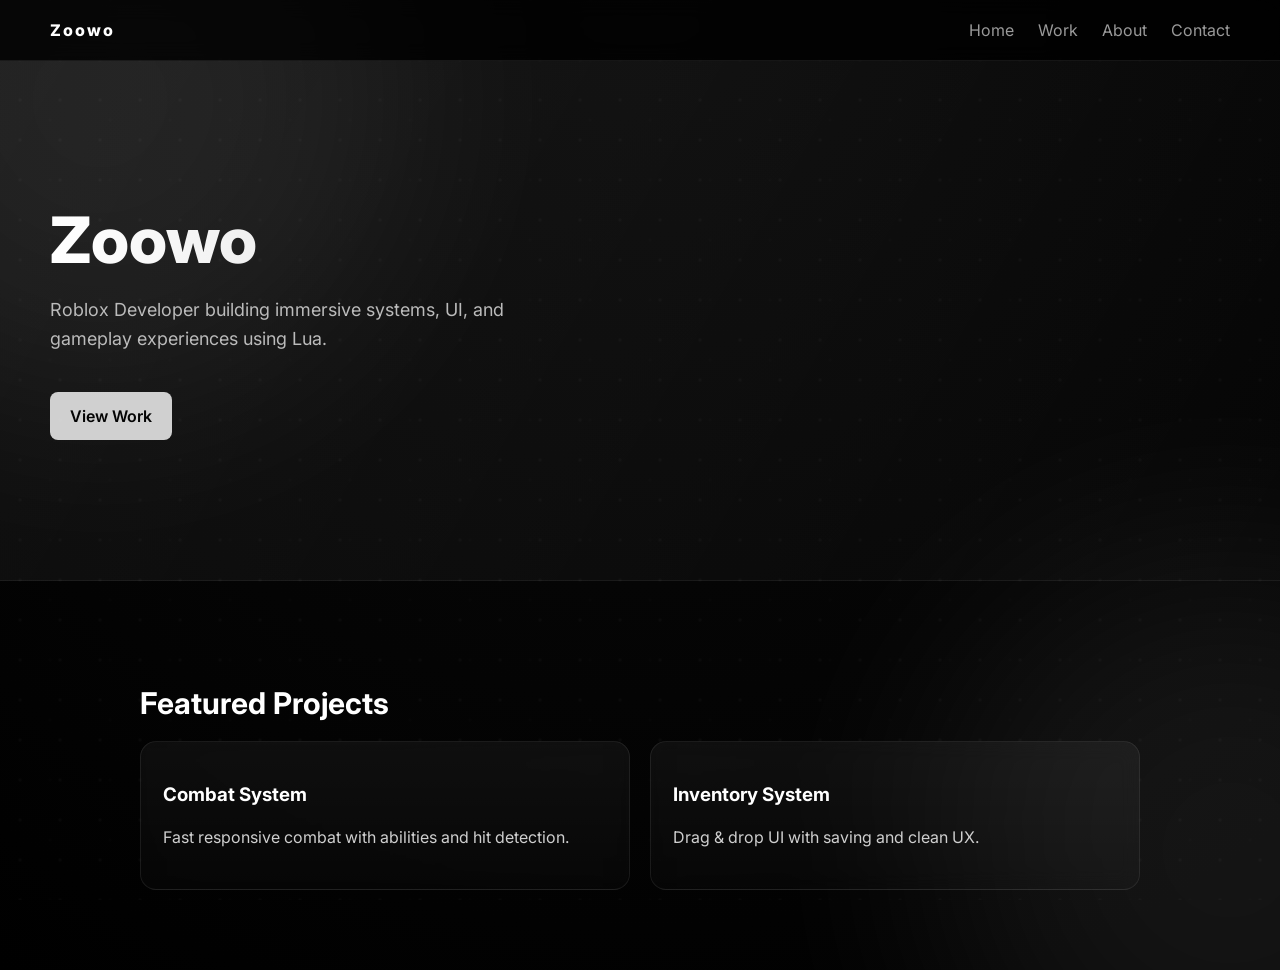
<file: index.html>
<!DOCTYPE html>
<html lang="en">
<head>
  <meta charset="UTF-8">
  <title>Zoowo | Roblox Developer</title>
  <link rel="stylesheet" href="style.css">
</head>

<script>
  const observer = new IntersectionObserver((entries) => {
    entries.forEach(entry => {
      if (entry.isIntersecting) {
        entry.target.classList.add("show");
      }
    });
  });

  document.querySelectorAll(".card, .section, .hero").forEach(el => {
    el.classList.add("hidden");
    observer.observe(el);
  });
</script>

<body>
  <div class="snow"></div>
  <div class="bg-glow glow1"></div>
  <div class="bg-glow glow2"></div>

<nav>
  <div class="logo">Zoowo</div>
  <div class="links">
    <a href="index.html">Home</a>
    <a href="work.html">Work</a>
    <a href="about.html">About</a>
    <a href="contact.html">Contact</a>
  </div>
</nav>

<header class="hero">
  <h1>Zoowo</h1>
  <p>Roblox Developer building immersive systems, UI, and gameplay experiences using Lua.</p>
  <a class="btn" href="work.html">View Work</a>
</header>

<section class="section">
  <h2>Featured Projects</h2>

  <div class="grid">
    <div class="card">
      <h3>Combat System</h3>
      <p>Fast responsive combat with abilities and hit detection.</p>
    </div>

    <div class="card">
      <h3>Inventory System</h3>
      <p>Drag & drop UI with saving and clean UX.</p>
    </div>
  </div>
</section>

</body>
</html>
</file>
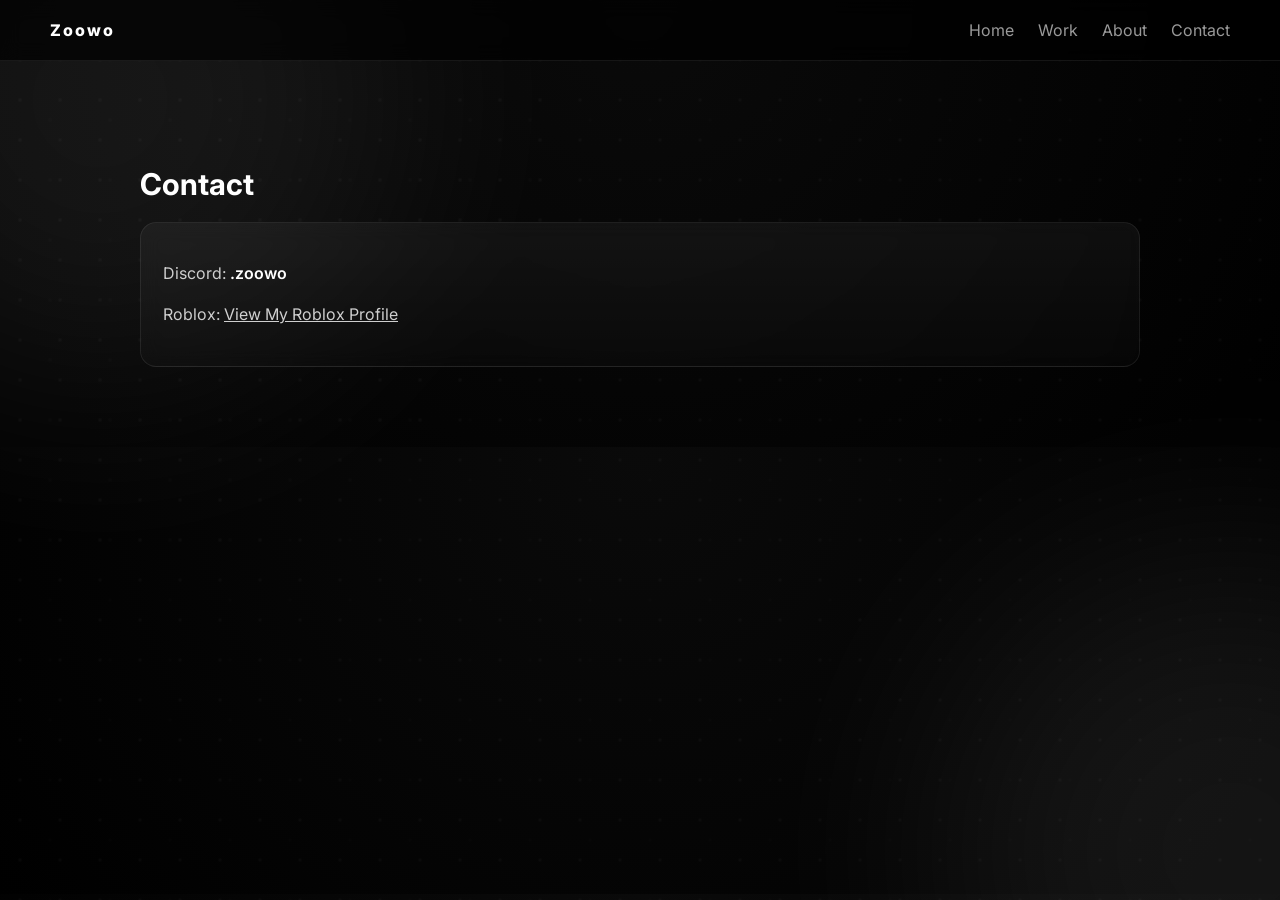
<file: contact.html>
<!DOCTYPE html>
<html lang="en">
<head>
  <meta charset="UTF-8">
  <title>Contact | Zoowo</title>
  <link rel="stylesheet" href="style.css">
</head>

<script>
  const observer = new IntersectionObserver((entries) => {
    entries.forEach(entry => {
      if (entry.isIntersecting) {
        entry.target.classList.add("show");
      }
    });
  });

  document.querySelectorAll(".card, .section, .hero").forEach(el => {
    el.classList.add("hidden");
    observer.observe(el);
  });
</script>

<body>
  <div class="snow"></div>
  <div class="bg-glow glow1"></div>
  <div class="bg-glow glow2"></div>

<nav>
  <div class="logo">Zoowo</div>
  <div class="links">
    <a href="index.html">Home</a>
    <a href="work.html">Work</a>
    <a href="about.html">About</a>
    <a href="contact.html">Contact</a>
  </div>
</nav>

<section class="section">
  <h2>Contact</h2>

  <div class="card">

    <p>
      Discord:
      <span class="highlight">.zoowo</span>
    </p>

    <p>
      Roblox:
      <a href="https://www.roblox.com/users/1539190503/profile" target="_blank">
        View My Roblox Profile
      </a>
    </p>

  </div>
</section>

</body>
</html>
</file>
<file: style.css>
@import url('https://fonts.googleapis.com/css2?family=Inter:wght@300;400;600;800&display=swap');

body {
  margin: 0;
  font-family: "Inter", sans-serif;
  background: radial-gradient(circle at top, #0a0a0a, #000);
  color: #fff;
}

/* NAV */
nav {
  display: flex;
  justify-content: space-between;
  padding: 20px 50px;
  position: sticky;
  top: 0;
  background: rgba(0,0,0,0.7);
  backdrop-filter: blur(10px);
  border-bottom: 1px solid rgba(255,255,255,0.08);
}

.logo {
  font-weight: 800;
  letter-spacing: 2px;
}

.links a {
  color: #fff;
  margin-left: 20px;
  text-decoration: none;
  opacity: 0.6;
}

.links a:hover {
  opacity: 1;
}

/* HERO BANNER */
.hero {
  padding: 140px 50px;
  background: linear-gradient(120deg, rgba(255,255,255,0.06), rgba(255,255,255,0.01));
  border-bottom: 1px solid rgba(255,255,255,0.05);
}

.hero h1 {
  font-size: 64px;
  margin: 0;
  font-weight: 800;
  background: linear-gradient(90deg, #fff, #aaa);
  background-clip: text;
  -webkit-background-clip: text;
  color: transparent;
}

.hero p {
  color: #bbb;
  max-width: 520px;
  font-size: 18px;
}

/* BUTTON */
.btn {
  display: inline-block;
  margin-top: 20px;
  padding: 14px 20px;
  background: #fff;
  color: #000;
  font-weight: 600;
  text-decoration: none;
  border-radius: 8px;
}

/* SECTIONS */
.section {
  padding: 80px 50px;
  max-width: 1000px;
  margin: auto;
}

h2 {
  font-size: 30px;
  margin-bottom: 20px;
}

/* GRID */
.grid {
  display: grid;
  grid-template-columns: repeat(auto-fit, minmax(260px, 1fr));
  gap: 20px;
}

/* CARDS */
.card {
  background: linear-gradient(
    180deg,
    rgba(255,255,255,0.05),
    rgba(255,255,255,0.02)
  );

  border: 1px solid rgba(255,255,255,0.08);

  padding: 22px;
  border-radius: 16px;

  transition: 0.3s ease;
  backdrop-filter: blur(10px);
}

.card:hover {
  transform: translateY(-8px);
  border-color: rgba(255,255,255,0.3);
}

/* TEXT */
p {
  color: #cfcfcf;
  line-height: 1.6;
}

/* IMAGES */
.img {
  width: 100%;
  border-radius: 10px;
  margin-bottom: 10px;
  border: 1px solid rgba(255,255,255,0.1);
}

/* SNOW EFFECT */
.snow {
  position: fixed;
  top: 0;
  left: 0;
  width: 100%;
  height: 100%;
  pointer-events: none;
  z-index: 0;
  overflow: hidden;
}

/* snow particles */
.snow::before,
.snow::after {
  content: "";
  position: absolute;
  width: 200%;
  height: 200%;
  background-image: radial-gradient(white 1px, transparent 1px);
  background-size: 40px 40px;
  opacity: 0.08;
  animation: snowMove 60s linear infinite;
  filter: blur(1px);
}
/* different layer for depth */
.snow::after {
  animation-duration: 120s;
  opacity: 0.05;
  transform: scale(1.5);
}
/* snow movement */
@keyframes snowMove {
  from {
    transform: translateY(0px);
  }
  to {
    transform: translateY(-1000px);
  }
}

/* hidden state */
.hidden {
  opacity: 0;
  transform: translateY(20px);
  transition: all 0.6s ease;
}

/* visible state */
.show {
  opacity: 1;
  transform: translateY(0);
}

/* BACKGROUND GLOWS */

.bg-glow {
  position: fixed;
  width: 600px;
  height: 600px;
  border-radius: 50%;
  filter: blur(120px);
  opacity: 0.08;
  z-index: 0;
  pointer-events: none;
}

.glow1 {
  background: white;
  top: -200px;
  left: -200px;
}

.glow2 {
  background: white;
  bottom: -250px;
  right: -250px;
}

/* ABOUT LAYOUT */

.about-layout {
  display: flex;
  align-items: center;
  justify-content: space-between;
  gap: 50px;
  flex-wrap: wrap;
}

/* TEXT SIDE */
.about-text {
  flex: 1;
  min-width: 300px;
}

/* AVATAR SIDE */
.about-avatar {
  flex: 1;
  display: flex;
  justify-content: center;
}
/* AVATAR IMAGE */
.about-avatar img {
  width: 320px;
  border-radius: 22px;

  border: 1px solid rgba(255,255,255,0.12);

  background: rgba(255,255,255,0.03);

  box-shadow:
    0 0 60px rgba(255,255,255,0.10),
    0 0 120px rgba(255,255,255,0.05);

  transition: 0.35s ease;

  /* makes it feel more premium */
  backdrop-filter: blur(8px);
}
/* AVATAR HOVER */
.about-avatar img:hover {
  transform: translateY(-10px) scale(1.02);
  box-shadow:
    0 0 80px rgba(255,255,255,0.18),
    0 0 160px rgba(255,255,255,0.08);
}
/* FLOATING ANIMATION */
@keyframes float {
  0% { transform: translateY(0px); }
  50% { transform: translateY(-6px); }
  100% { transform: translateY(0px); }
}
/* subtle floating animation */
.about-avatar img {
  animation: float 6s ease-in-out infinite;
}
/* LAYERING */
.section, nav, .hero {
  position: relative;
  z-index: 1;
}
/* LINKS */
a {
  color: white;
  text-decoration: underline;
  opacity: 0.8;
}

a:hover {
  opacity: 1;
}

.highlight {
  color: #fff;
  font-weight: 600;
}
</file>
